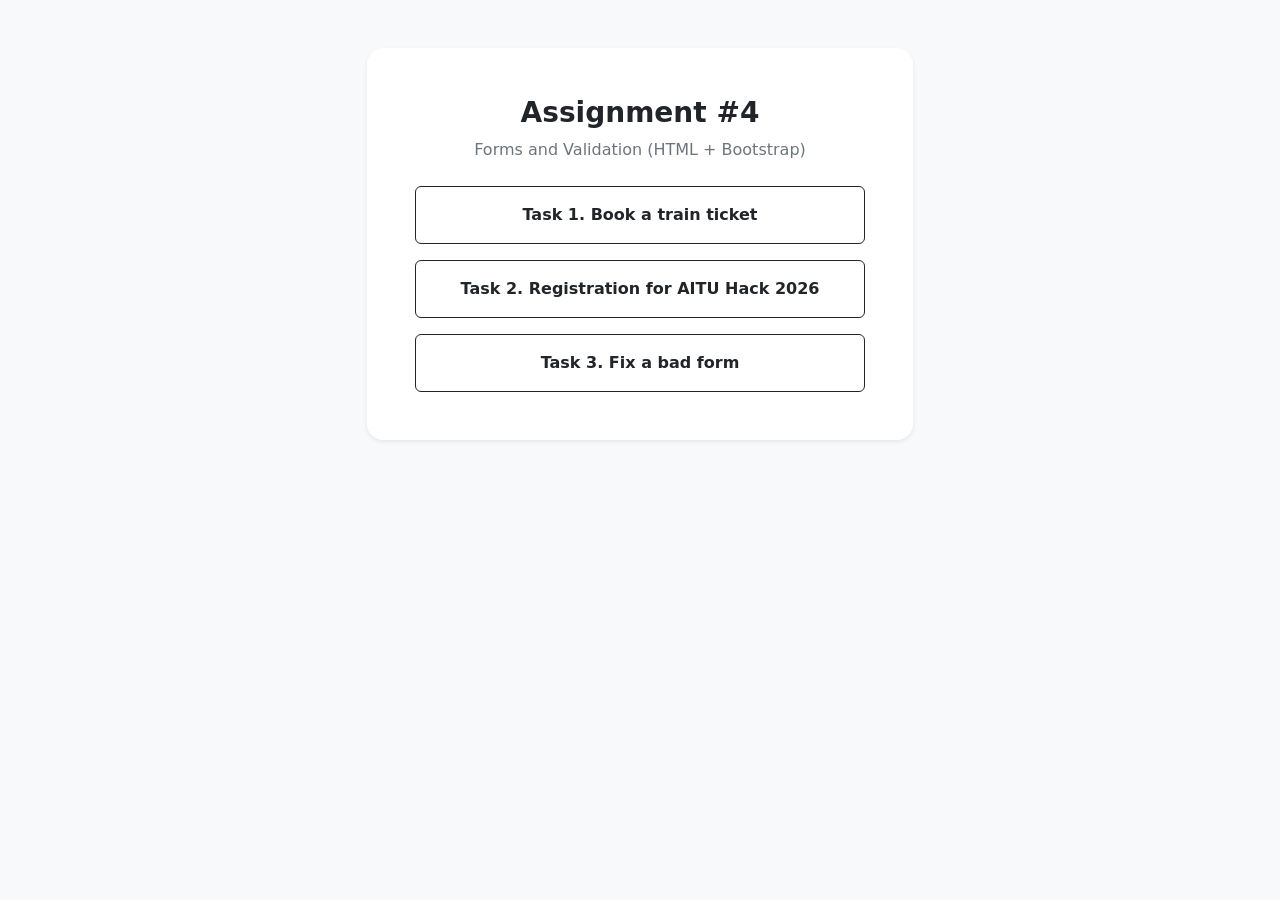
<file: index.html>
<!DOCTYPE html>
<html lang="en">
<head>
  <meta charset="UTF-8">
  <meta name="viewport" content="width=device-width, initial-scale=1.0">
  <title>Assignment #4</title>
  <link href="https://cdn.jsdelivr.net/npm/bootstrap@5.3.3/dist/css/bootstrap.min.css" rel="stylesheet">
</head>
<body class="bg-light py-5">

  <main class="container">
    <div class="row justify-content-center">
      <div class="col-12 col-md-8 col-lg-6">
        <div class="card shadow-sm border-0 rounded-4 p-4 p-md-5 text-center">
          <h1 class="h3 fw-bold mb-2">Assignment #4</h1>
          <p class="text-secondary mb-4">Forms and Validation (HTML + Bootstrap)</p>

          <div class="d-grid gap-3">
            <a href="task1.html" class="btn btn-outline-dark py-3 fw-semibold">Task 1. Book a train ticket</a>
            <a href="task2.html" class="btn btn-outline-dark py-3 fw-semibold">Task 2. Registration for AITU Hack 2026</a>
            <a href="task3.html" class="btn btn-outline-dark py-3 fw-semibold">Task 3. Fix a bad form</a>
          </div>
        </div>
      </div>
    </div>
  </main>

</body>
</html>
</file>
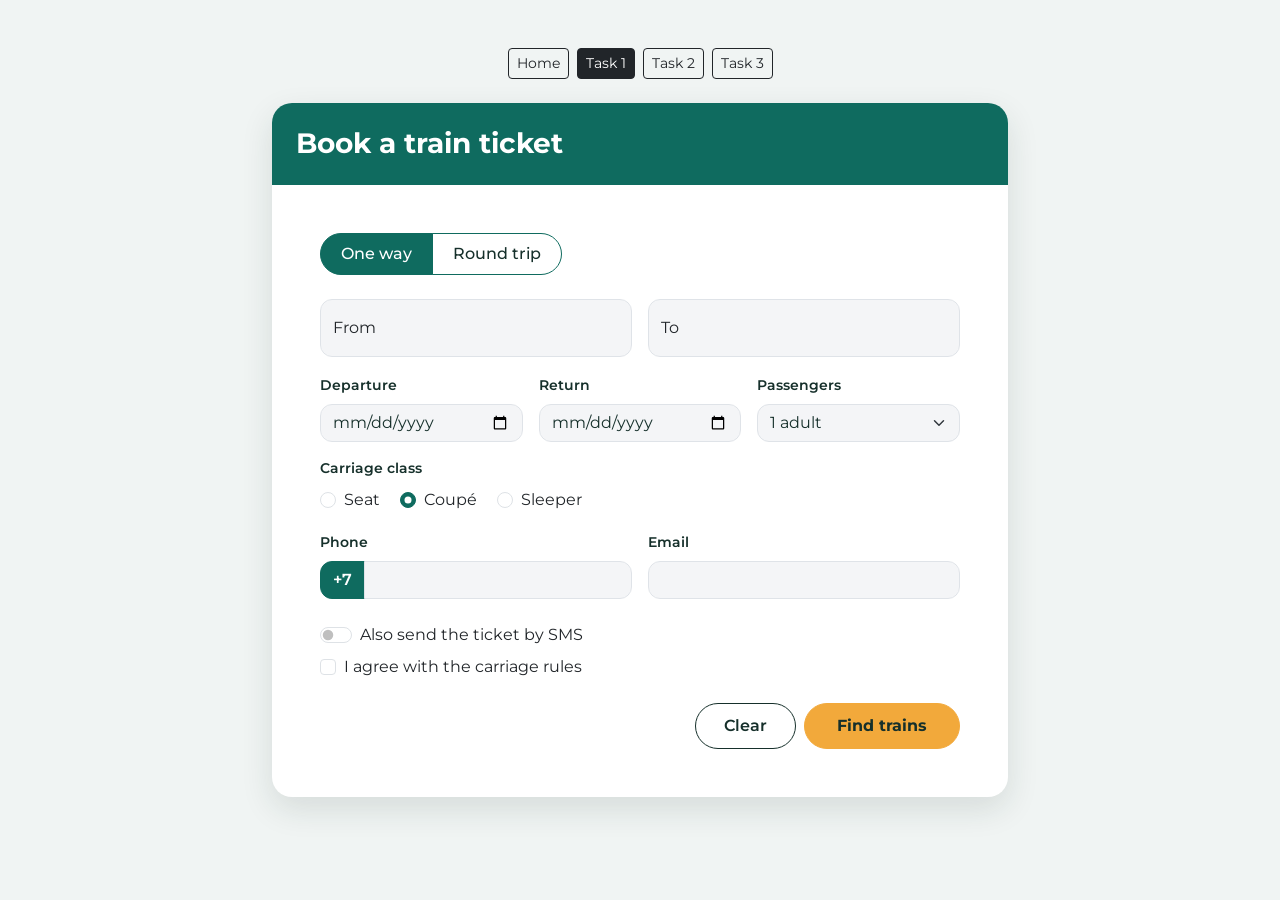
<file: task1.html>
<!DOCTYPE html>
<html lang="en">
<head>
  <meta charset="UTF-8">
  <meta name="viewport" content="width=device-width, initial-scale=1.0">
  <title>Task 1 - Book a train ticket</title>
  <link href="https://cdn.jsdelivr.net/npm/bootstrap@5.3.3/dist/css/bootstrap.min.css" rel="stylesheet">
  <link rel="stylesheet" href="style.css">
</head>
<body class="train-page py-4 py-md-5">

  <main class="container">
    <div class="d-flex justify-content-center gap-2 mb-4">
      <a href="index.html" class="btn btn-outline-dark btn-sm">Home</a>
      <a href="task1.html" class="btn btn-dark btn-sm">Task 1</a>
      <a href="task2.html" class="btn btn-outline-dark btn-sm">Task 2</a>
      <a href="task3.html" class="btn btn-outline-dark btn-sm">Task 3</a>
    </div>

    <div class="row justify-content-center">
      <div class="col-12 col-lg-8">
        <div class="card train-card">

          <div class="train-header p-4">
            <h1 class="h3 fw-bold mb-0">Book a train ticket</h1>
          </div>

          <div class="card-body p-4 p-md-5">
            <form>

              <div class="mb-4">
                <div class="btn-group trip-toggle">
                  <input type="radio" class="btn-check" name="tripType" id="oneWay" value="one-way" checked>
                  <label class="btn btn-outline-teal" for="oneWay">One way</label>

                  <input type="radio" class="btn-check" name="tripType" id="roundTrip" value="round-trip">
                  <label class="btn btn-outline-teal" for="roundTrip">Round trip</label>
                </div>
              </div>

              <div class="row g-3 mb-3">
                <div class="col-12 col-md-6">
                  <div class="form-floating">
                    <input type="text" class="form-control" id="fromCity" name="fromCity" placeholder="" required>
                    <label for="fromCity">From</label>
                  </div>
                </div>
                <div class="col-12 col-md-6">
                  <div class="form-floating">
                    <input type="text" class="form-control" id="toCity" name="toCity" placeholder="" required>
                    <label for="toCity">To</label>
                  </div>
                </div>
              </div>

              <div class="row g-3 mb-3">
                <div class="col-12 col-md-4">
                  <label for="departureDate" class="form-label">Departure</label>
                  <input type="date" class="form-control" id="departureDate" name="departureDate" required>
                </div>
                <div class="col-12 col-md-4">
                  <label for="returnDate" class="form-label">Return</label>
                  <input type="date" class="form-control" id="returnDate" name="returnDate">
                </div>
                <div class="col-12 col-md-4">
                  <label for="passengers" class="form-label">Passengers</label>
                  <select class="form-select" id="passengers" name="passengers">
                    <option value="1">1 adult</option>
                    <option value="2">2 adults</option>
                    <option value="3">3 adults</option>
                    <option value="4">4 adults</option>
                    <option value="5">5 adults</option>
                    <option value="6">6 adults</option>
                  </select>
                </div>
              </div>

              <fieldset class="mb-3">
                <legend class="form-label mb-2">Carriage class</legend>
                <div class="form-check form-check-inline">
                  <input class="form-check-input" type="radio" name="carriageClass" id="classSeat" value="seat" required>
                  <label class="form-check-label" for="classSeat">Seat</label>
                </div>
                <div class="form-check form-check-inline">
                  <input class="form-check-input" type="radio" name="carriageClass" id="classCoupe" value="coupe" checked required>
                  <label class="form-check-label" for="classCoupe">Coupé</label>
                </div>
                <div class="form-check form-check-inline">
                  <input class="form-check-input" type="radio" name="carriageClass" id="classSleeper" value="sleeper" required>
                  <label class="form-check-label" for="classSleeper">Sleeper</label>
                </div>
              </fieldset>

              <div class="row g-3 mb-4">
                <div class="col-12 col-md-6">
                  <label for="phone" class="form-label">Phone</label>
                  <div class="input-group">
                    <span class="input-group-text phone-prefix">+7</span>
                    <input type="tel" class="form-control" id="phone" name="phone" required>
                  </div>
                </div>
                <div class="col-12 col-md-6">
                  <label for="email" class="form-label">Email</label>
                  <input type="email" class="form-control" id="email" name="email" required>
                </div>
              </div>

              <div class="mb-4">
                <div class="form-check form-switch mb-2">
                  <input class="form-check-input" type="checkbox" id="smsTicket" name="smsTicket">
                  <label class="form-check-label" for="smsTicket">Also send the ticket by SMS</label>
                </div>
                <div class="form-check">
                  <input class="form-check-input" type="checkbox" id="agreeRules" name="agreeRules" required>
                  <label class="form-check-label" for="agreeRules">I agree with the carriage rules</label>
                </div>
              </div>

              <div class="d-flex flex-column-reverse flex-md-row justify-content-md-end gap-2">
                <button type="reset" class="btn btn-clear">Clear</button>
                <button type="submit" class="btn btn-find">Find trains</button>
              </div>

            </form>
          </div>

        </div>
      </div>
    </div>
  </main>

</body>
</html>
</file>
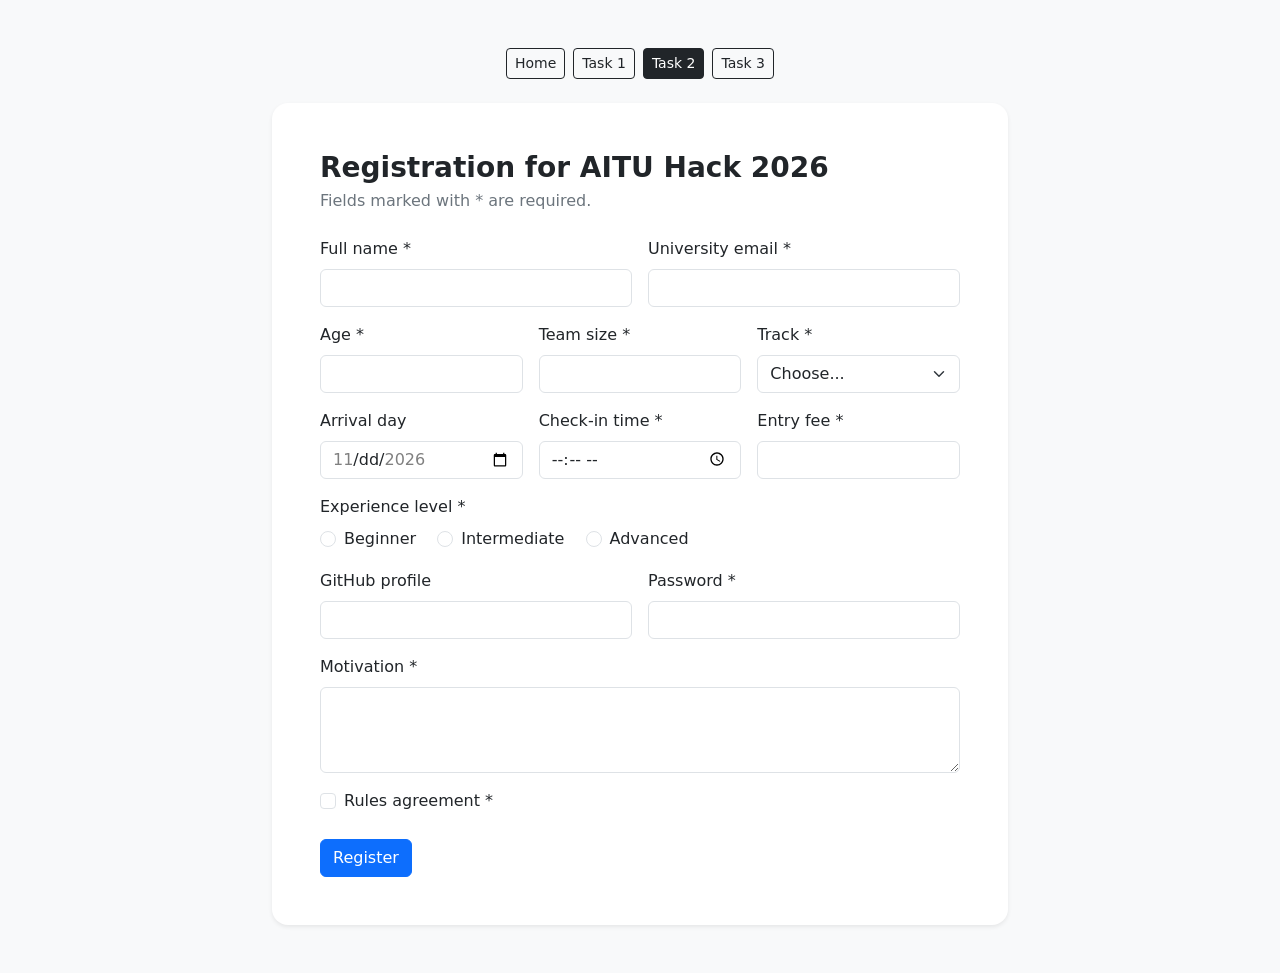
<file: task2.html>
<!DOCTYPE html>
<html lang="en">
<head>
  <meta charset="UTF-8">
  <meta name="viewport" content="width=device-width, initial-scale=1.0">
  <title>Task 2 - Registration for AITU Hack 2026</title>
  <link href="https://cdn.jsdelivr.net/npm/bootstrap@5.3.3/dist/css/bootstrap.min.css" rel="stylesheet">
  <link rel="stylesheet" href="style.css">
</head>
<body class="bg-light py-4 py-md-5">

  <main class="container">
    <div class="d-flex justify-content-center gap-2 mb-4">
      <a href="index.html" class="btn btn-outline-dark btn-sm">Home</a>
      <a href="task1.html" class="btn btn-outline-dark btn-sm">Task 1</a>
      <a href="task2.html" class="btn btn-dark btn-sm">Task 2</a>
      <a href="task3.html" class="btn btn-outline-dark btn-sm">Task 3</a>
    </div>

    <div class="row justify-content-center">
      <div class="col-12 col-lg-8">
        <div class="card shadow-sm border-0 rounded-4">
          <div class="card-body p-4 p-md-5">
            <h1 class="h3 fw-bold mb-1">Registration for AITU Hack 2026</h1>
            <p class="text-secondary mb-4">Fields marked with * are required.</p>

            <form class="hack-form">
              <div class="row g-3">

                <div class="col-12 col-md-6">
                  <label for="fullName" class="form-label">Full name *</label>
                  <input type="text" class="form-control" id="fullName" name="fullName" minlength="2" maxlength="40" required>
                  <div class="invalid-feedback">Enter 2 to 40 characters.</div>
                </div>

                <div class="col-12 col-md-6">
                  <label for="uniEmail" class="form-label">University email *</label>
                  <input type="email" class="form-control" id="uniEmail" name="uniEmail" required>
                  <div class="invalid-feedback">Enter a valid email address.</div>
                </div>

                <div class="col-12 col-md-4">
                  <label for="age" class="form-label">Age *</label>
                  <input type="number" class="form-control" id="age" name="age" min="16" max="30" step="1" required>
                  <div class="invalid-feedback">Enter a whole number from 16 to 30.</div>
                </div>

                <div class="col-12 col-md-4">
                  <label for="teamSize" class="form-label">Team size *</label>
                  <input type="number" class="form-control" id="teamSize" name="teamSize" min="1" max="4" step="1" required>
                  <div class="invalid-feedback">Enter a whole number from 1 to 4.</div>
                </div>

                <div class="col-12 col-md-4">
                  <label for="track" class="form-label">Track *</label>
                  <select class="form-select" id="track" name="track" required>
                    <option value="">Choose...</option>
                    <option value="Web">Web</option>
                    <option value="Mobile">Mobile</option>
                    <option value="AI">AI</option>
                    <option value="GameDev">GameDev</option>
                  </select>
                  <div class="invalid-feedback">Select a track.</div>
                </div>

                <div class="col-12 col-md-4">
                  <label for="arrivalDay" class="form-label">Arrival day</label>
                  <input type="date" class="form-control" id="arrivalDay" name="arrivalDay" min="2026-11-20" max="2026-11-22">
                  <div class="invalid-feedback">Choose between 20 and 22 November 2026.</div>
                </div>

                <div class="col-12 col-md-4">
                  <label for="checkinTime" class="form-label">Check-in time *</label>
                  <input type="time" class="form-control" id="checkinTime" name="checkinTime" min="09:00" max="18:00" step="1800" required>
                  <div class="invalid-feedback">Choose 09:00–18:00 (every 30 minutes).</div>
                </div>

                <div class="col-12 col-md-4">
                  <label for="entryFee" class="form-label">Entry fee *</label>
                  <input type="number" class="form-control" id="entryFee" name="entryFee" min="0" max="5000" step="500" required>
                  <div class="invalid-feedback">Enter 0–5000 in steps of 500.</div>
                </div>

                <div class="col-12">
                  <fieldset>
                    <legend class="form-label fs-6 mb-2">Experience level *</legend>
                    <div class="form-check form-check-inline">
                      <input class="form-check-input" type="radio" name="experience" id="expBeginner" value="Beginner" required>
                      <label class="form-check-label" for="expBeginner">Beginner</label>
                    </div>
                    <div class="form-check form-check-inline">
                      <input class="form-check-input" type="radio" name="experience" id="expIntermediate" value="Intermediate" required>
                      <label class="form-check-label" for="expIntermediate">Intermediate</label>
                    </div>
                    <div class="form-check form-check-inline">
                      <input class="form-check-input" type="radio" name="experience" id="expAdvanced" value="Advanced" required>
                      <label class="form-check-label" for="expAdvanced">Advanced</label>
                    </div>
                  </fieldset>
                </div>

                <div class="col-12 col-md-6">
                  <label for="githubUrl" class="form-label">GitHub profile</label>
                  <input type="url" class="form-control" id="githubUrl" name="githubUrl">
                  <div class="invalid-feedback">Enter a full URL starting with https://.</div>
                </div>

                <div class="col-12 col-md-6">
                  <label for="password" class="form-label">Password *</label>
                  <input type="password" class="form-control" id="password" name="password" minlength="8" maxlength="20" required>
                  <div class="invalid-feedback">Enter 8 to 20 characters.</div>
                </div>

                <div class="col-12">
                  <label for="motivation" class="form-label">Motivation *</label>
                  <textarea class="form-control" id="motivation" name="motivation" rows="3" minlength="50" maxlength="300" required></textarea>
                  <div class="invalid-feedback">Enter 50 to 300 characters.</div>
                </div>

                <div class="col-12">
                  <div class="form-check">
                    <input class="form-check-input" type="checkbox" id="rulesCheck" name="rulesCheck" required>
                    <label class="form-check-label" for="rulesCheck">Rules agreement *</label>
                    <div class="invalid-feedback">You must agree to the rules.</div>
                  </div>
                </div>

                <div class="col-12 mt-4">
                  <button type="submit" class="btn btn-primary">Register</button>
                </div>

              </div>
            </form>
          </div>
        </div>
      </div>
    </div>
  </main>

</body>
</html>
</file>
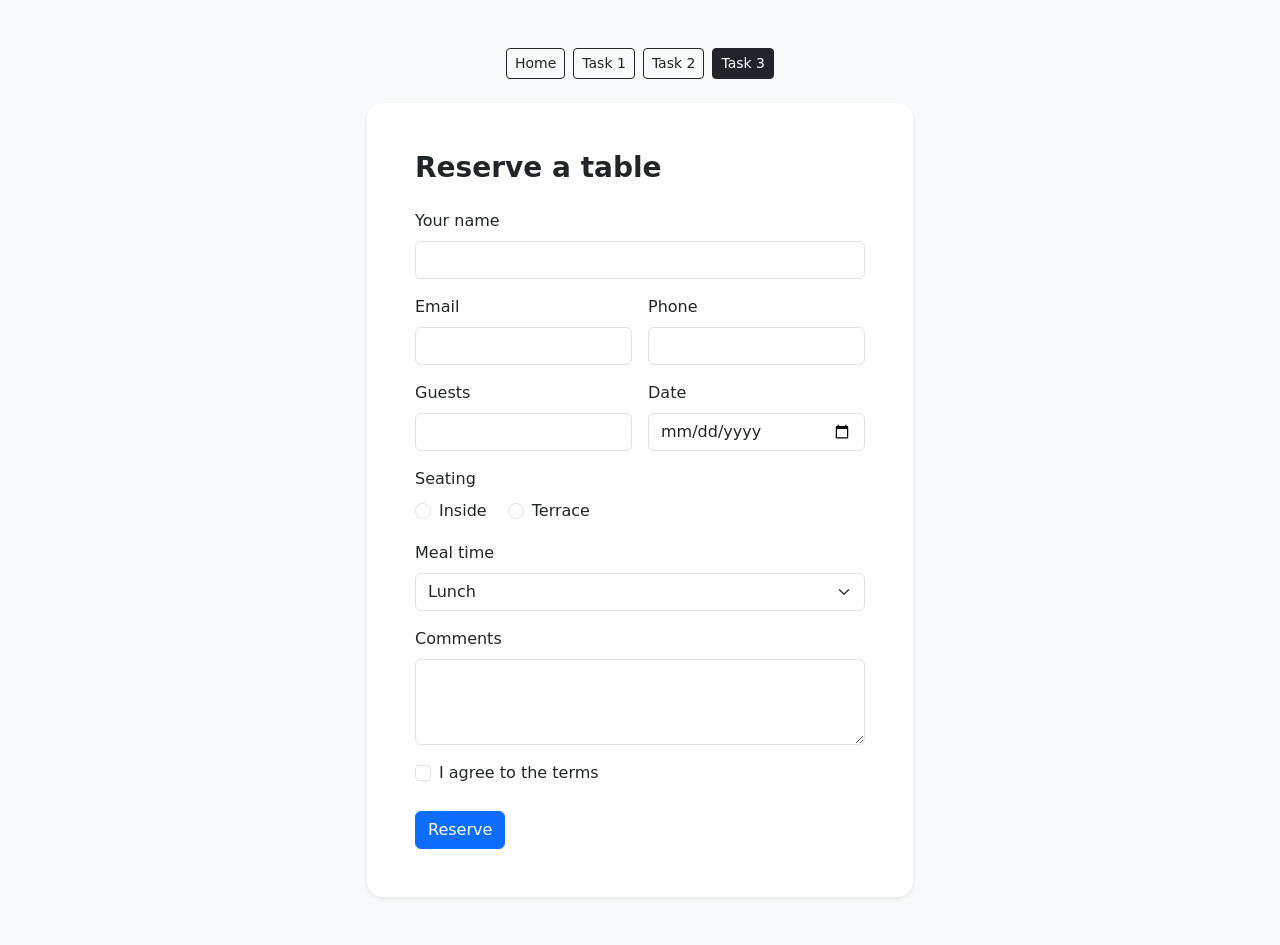
<file: task3.html>
<!DOCTYPE html>
<html lang="en">
<head>
  <meta charset="UTF-8">
  <meta name="viewport" content="width=device-width, initial-scale=1.0">
  <title>Task 3 - Reserve a table</title>
  <link href="https://cdn.jsdelivr.net/npm/bootstrap@5.3.3/dist/css/bootstrap.min.css" rel="stylesheet">
</head>
<body class="bg-light py-4 py-md-5">

  <main class="container">
    <div class="d-flex justify-content-center gap-2 mb-4">
      <a href="index.html" class="btn btn-outline-dark btn-sm">Home</a>
      <a href="task1.html" class="btn btn-outline-dark btn-sm">Task 1</a>
      <a href="task2.html" class="btn btn-outline-dark btn-sm">Task 2</a>
      <a href="task3.html" class="btn btn-dark btn-sm">Task 3</a>
    </div>

    <div class="row justify-content-center">
      <div class="col-12 col-md-8 col-lg-6">
        <div class="card shadow-sm border-0 rounded-4">
          <div class="card-body p-4 p-md-5">
            <h1 class="h3 fw-bold mb-4">Reserve a table</h1>
            <form>
              <div class="row g-3">

                <div class="col-12">
                  <label for="customerName" class="form-label">Your name</label>
                  <input type="text" class="form-control" id="customerName" name="customerName">
                </div>

                <div class="col-12 col-sm-6">
                  <label for="customerEmail" class="form-label">Email</label>
                  <input type="email" class="form-control" id="customerEmail" name="customerEmail">
                </div>

                <div class="col-12 col-sm-6">
                  <label for="phone" class="form-label">Phone</label>
                  <input type="tel" class="form-control" id="phone" name="phone">
                </div>

                <div class="col-12 col-sm-6">
                  <label for="guests" class="form-label">Guests</label>
                  <input type="number" class="form-control" id="guests" name="guests">
                </div>

                <div class="col-12 col-sm-6">
                  <label for="reservationDate" class="form-label">Date</label>
                  <input type="date" class="form-control" id="reservationDate" name="reservationDate">
                </div>

                <div class="col-12">
                  <fieldset>
                    <legend class="form-label fs-6 mb-2">Seating</legend>
                    <div class="form-check form-check-inline">
                      <input class="form-check-input" type="radio" name="seating" id="seatingInside" value="inside">
                      <label class="form-check-label" for="seatingInside">Inside</label>
                    </div>
                    <div class="form-check form-check-inline">
                      <input class="form-check-input" type="radio" name="seating" id="seatingTerrace" value="terrace">
                      <label class="form-check-label" for="seatingTerrace">Terrace</label>
                    </div>
                  </fieldset>
                </div>

                <div class="col-12">
                  <label for="mealTime" class="form-label">Meal time</label>
                  <select class="form-select" id="mealTime" name="mealTime">
                    <option value="lunch">Lunch</option>
                    <option value="dinner">Dinner</option>
                  </select>
                </div>

                <div class="col-12">
                  <label for="comments" class="form-label">Comments</label>
                  <textarea class="form-control" id="comments" name="comments" rows="3"></textarea>
                </div>

                <div class="col-12">
                  <div class="form-check">
                    <input class="form-check-input" type="checkbox" id="agreeTerms" name="agreeTerms" value="yes">
                    <label class="form-check-label" for="agreeTerms">I agree to the terms</label>
                  </div>
                </div>

                <div class="col-12 mt-4">
                  <button type="submit" class="btn btn-primary">Reserve</button>
                </div>

              </div>
            </form>
          </div>
        </div>
      </div>
    </div>
  </main>

</body>
</html>
</file>
<file: style.css>
@import url('https://fonts.googleapis.com/css2?family=Montserrat:wght@400;500;600;700&display=swap');

.train-page {
  font-family: 'Montserrat', sans-serif;
  background-color: #f0f4f3;
  color: #16302B;
}

.train-card {
  border: none;
  border-radius: 1.25rem;
  overflow: hidden;
  box-shadow: 0 12px 32px rgba(22, 48, 43, 0.12);
  background-color: #ffffff;
}

.train-header {
  background-color: #0F6B5F;
  color: #ffffff;
}

.trip-toggle .btn-outline-teal {
  color: #16302B;
  border-color: #0F6B5F;
  font-weight: 500;
  padding: 0.5rem 1.25rem;
}

.trip-toggle .btn-check:checked + .btn-outline-teal {
  background-color: #0F6B5F;
  border-color: #0F6B5F;
  color: #ffffff;
}

.trip-toggle .btn-outline-teal:first-of-type {
  border-top-left-radius: 50rem;
  border-bottom-left-radius: 50rem;
}

.trip-toggle .btn-outline-teal:last-of-type {
  border-top-right-radius: 50rem;
  border-bottom-right-radius: 50rem;
}

.train-page .form-control,
.train-page .form-select {
  background-color: #f4f5f7;
  border: 1px solid #dfe3e8;
  border-radius: 0.75rem;
  color: #16302B;
}

.train-page .form-label {
  font-weight: 600;
  font-size: 0.9rem;
  color: #16302B;
}

.phone-prefix {
  background-color: #0F6B5F;
  color: #ffffff;
  border: 1px solid #0F6B5F;
  border-top-left-radius: 0.75rem;
  border-bottom-left-radius: 0.75rem;
  font-weight: 600;
}

.train-page .form-check-input:checked {
  background-color: #0F6B5F;
  border-color: #0F6B5F;
}

.btn-clear {
  border: 1.5px solid #16302B;
  color: #16302B;
  background-color: transparent;
  border-radius: 50rem;
  font-weight: 600;
  padding: 0.6rem 1.75rem;
}

.btn-find {
  background-color: #F2A93B;
  border: 1.5px solid #F2A93B;
  color: #16302B;
  border-radius: 50rem;
  font-weight: 700;
  padding: 0.6rem 2rem;
}

.hack-form .form-control:user-invalid,
.hack-form .form-select:user-invalid,
.hack-form .form-check-input:user-invalid {
  border-color: #dc3545;
}

.hack-form .form-control:user-valid,
.hack-form .form-select:user-valid,
.hack-form .form-check-input:user-valid {
  border-color: #198754;
}

.hack-form .form-control:user-invalid ~ .invalid-feedback,
.hack-form .form-select:user-invalid ~ .invalid-feedback,
.hack-form .form-check-input:user-invalid ~ .invalid-feedback {
  display: block;
}
</file>
